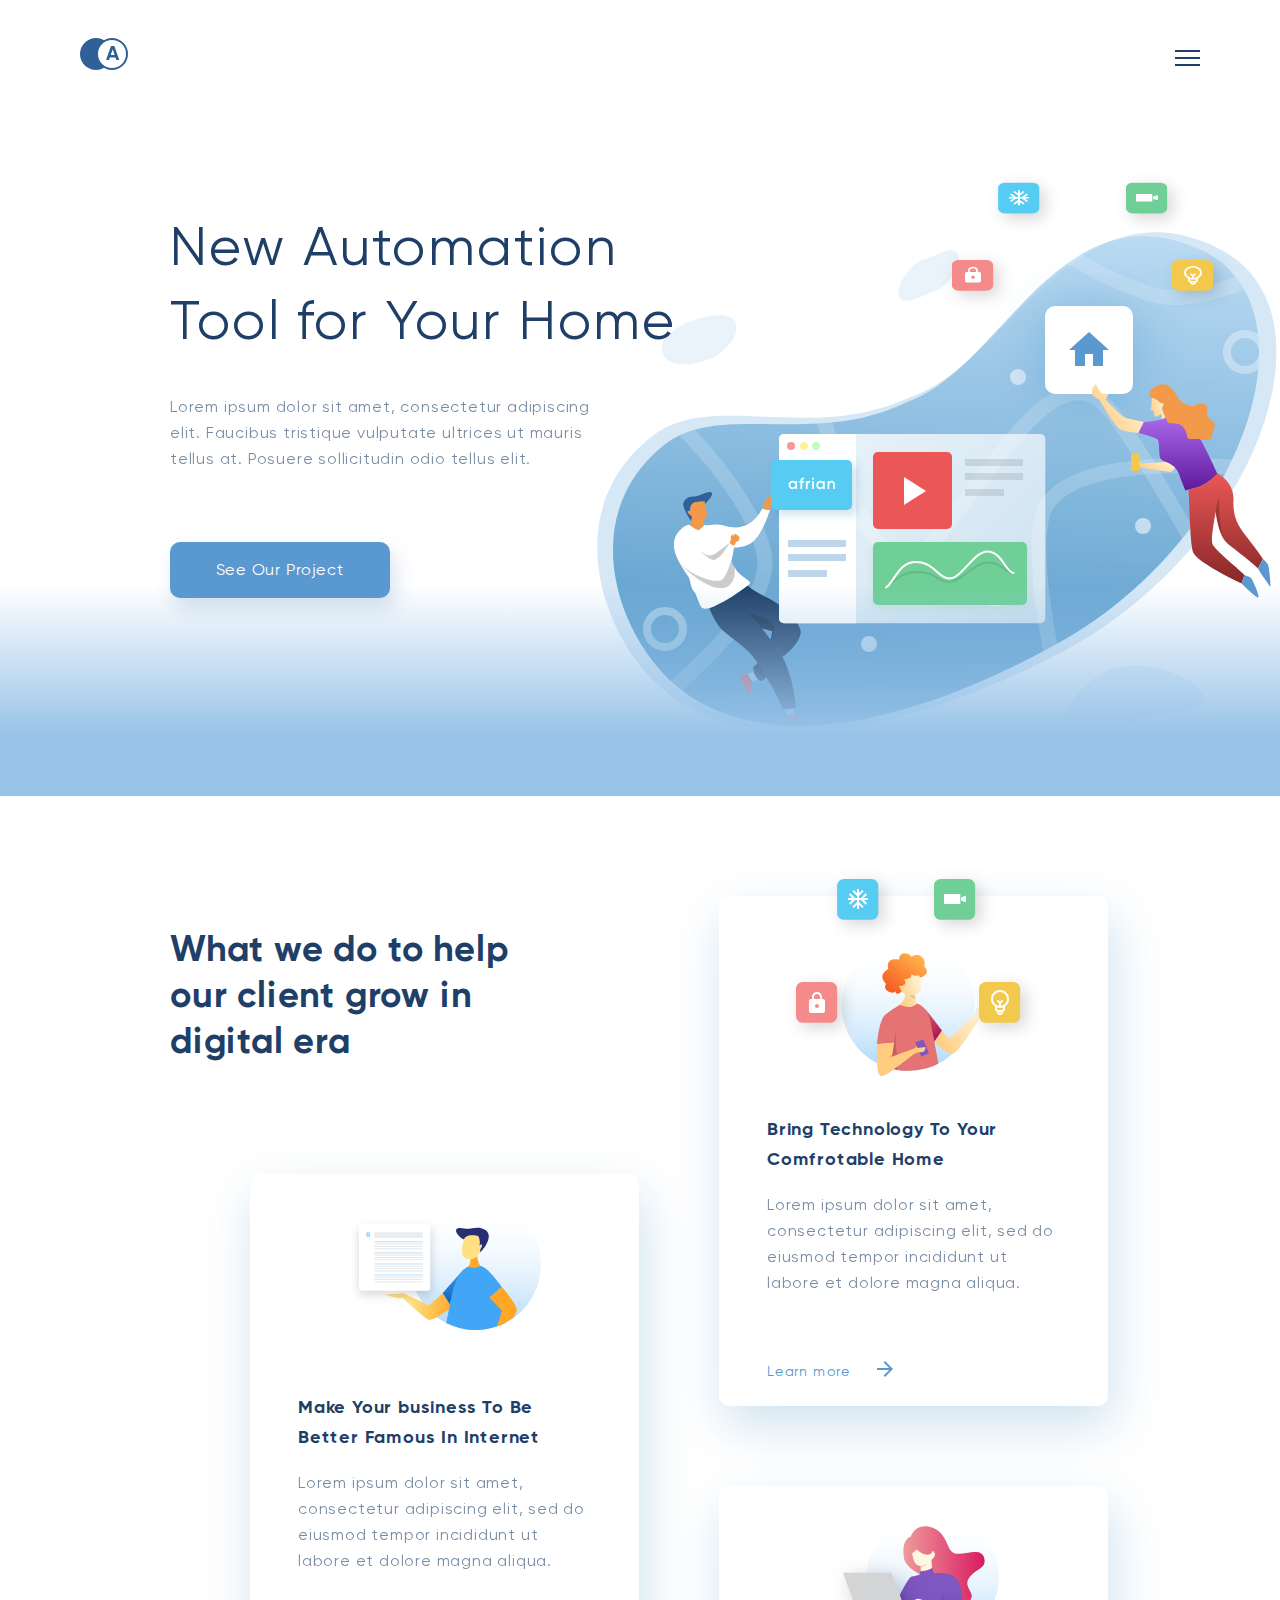
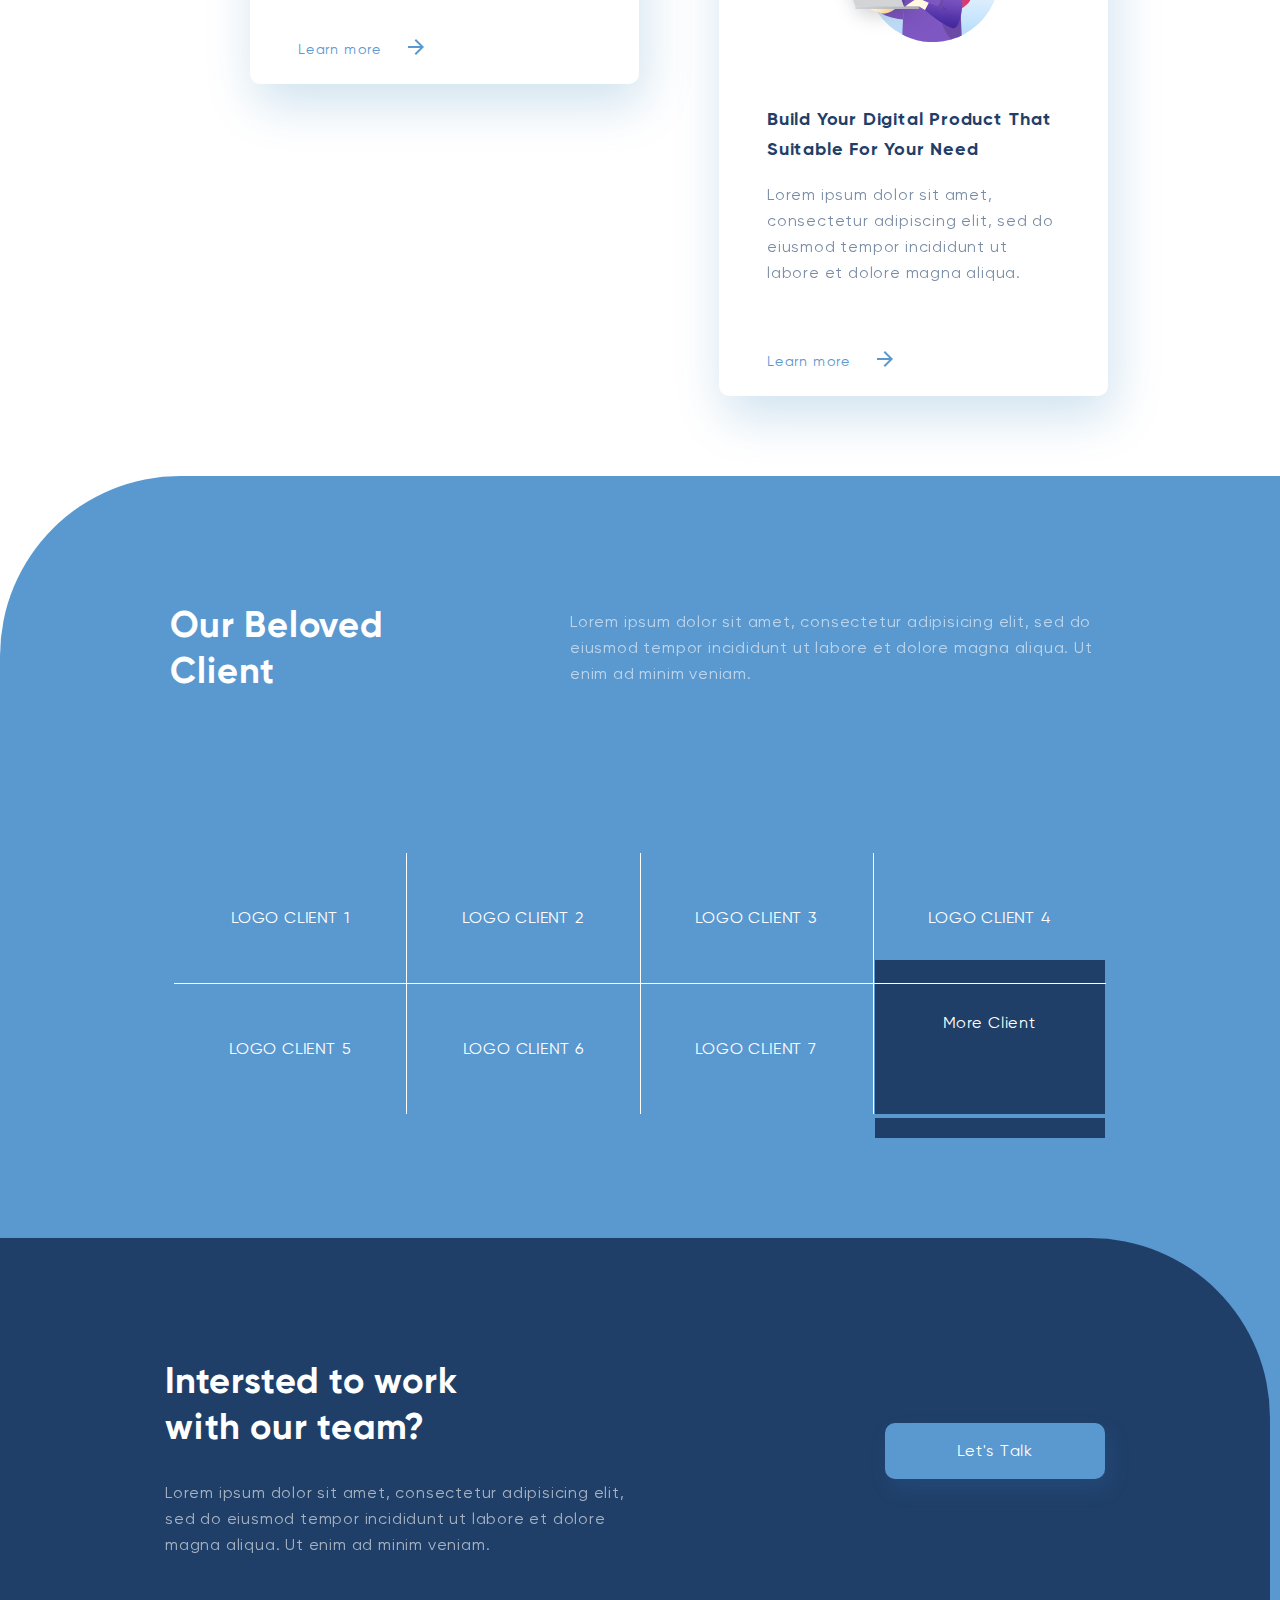
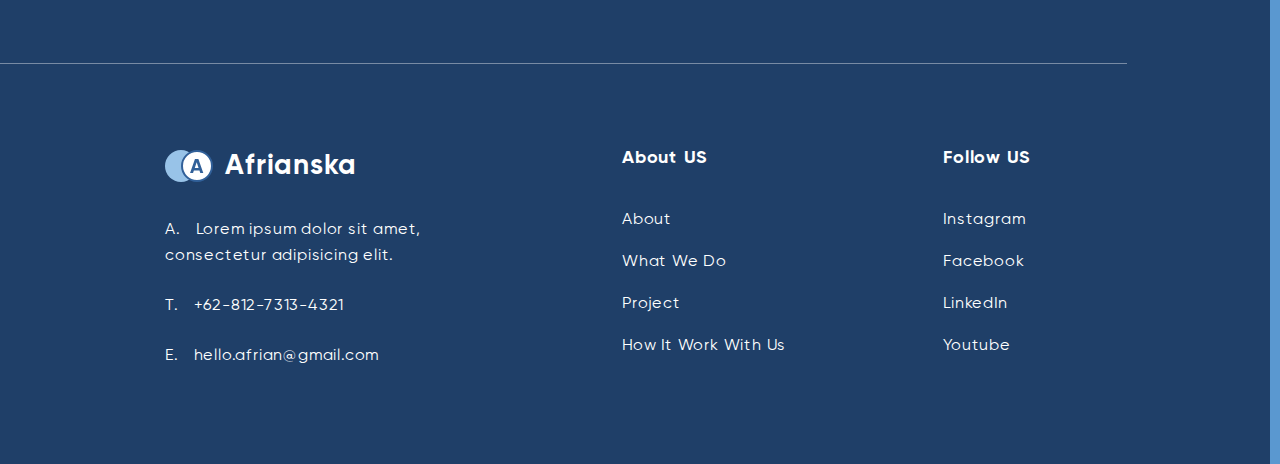
<file: public/index.html>
<!DOCTYPE html>
<html lang="en">

<head>
    <meta charset="UTF-8">
    <meta name="viewport" content="width=device-width, initial-scale=1.0">
    <meta http-equiv="X-UA-Compatible" content="ie=edge">
    <link rel="shortcut icon" type="image/x-icon" href="/favicon.ico">
    <link rel="stylesheet" href="css/main.min.css">
    <title>Homepage</title>
</head>

<body>
    <header>
        <div class="header header-container">
            <a class="logo" href="#">
                <img src="img/logo.svg" alt="">
            </a>
            <div class="menu-toggle">
                <span></span>
                <span></span>
                <span></span>
            </div>
        </div>
        <div class="header__dropdown">
            <a class="header-dropdown__link" href="#">About</a>
            <a class="header-dropdown__link"  href="#">What We Do</a>
            <a class="header-dropdown__link" href="#">Projects</a>
            <a class="header-dropdown__link" href="#">How It Work With Us</a>
        </div>
    </header>
    <main>
        <section class="main-information">
            <div class="main-information-content">
                <div class="page-container">
                    <div class="main-information__about">
                        <h1>New Automation Tool for Your Home</h1>
                            <p>Lorem ipsum dolor sit amet, consectetur adipiscing elit. Faucibus tristique vulputate
                                ultrices ut mauris tellus at. Posuere sollicitudin odio tellus elit.</p>
                            <a class="btn" href="#">See Our Project</a>
                    </div>
                </div>
            </div>
        </section>
        <section class="advantages">
            <div class="page-container">
                <div class="advantages-content">
                    <div class="advantages__item">
                        <h2>What we do to help our client grow in digital era</h2>
                    </div>
                    <div class="advantages__item advantages__item_block">
                        <div class="advantages-item__img advantages-item__img_absolute">
                            <img src="img/third.svg" alt="">
                        </div>
                        <div class="advantages-item__text">
                            <h3>Bring Technology To Your
                                Comfrotable Home</h3>
                            <p>Lorem ipsum dolor sit amet, consectetur adipiscing elit, sed do eiusmod tempor incididunt
                                ut labore et dolore magna aliqua. </p>
                            <a class="more-info" href="#">Learn more</a>
                        </div>
                    </div>
                    <div class="advantages__item advantages__item_block">
                        <div class="advantages-item__img">
                            <img src="img/first.svg" alt="">
                        </div>
                        <div class="advantages-item__text">
                            <h3>Make Your business To Be
                                Better Famous In Internet</h3>
                            <p>Lorem ipsum dolor sit amet, consectetur adipiscing elit, sed do eiusmod tempor incididunt
                                ut labore et dolore magna aliqua. </p>
                            <a class="more-info" href="#">Learn more</a>
                        </div>
                    </div>
                    <div class="advantages__item advantages__item_block">
                        <div class="advantages-item__img">
                            <img src="img/second.svg" alt="">
                        </div>
                        <div class="advantages-item__text">
                            <h3>Build Your Digital Product
                                That Suitable For Your Need</h3>
                            <p>Lorem ipsum dolor sit amet, consectetur adipiscing elit, sed do eiusmod tempor incididunt
                                ut labore et dolore magna aliqua. </p>
                            <a class="more-info" href="#">Learn more</a>
                        </div>
                    </div>
                </div>
            </div>
        </section>
        <section class="clients">
            <div class="page-container">
                <div class="clients__about">
                    <h2>Our Beloved <br> Client</h2>
                    <p>Lorem ipsum dolor sit amet, consectetur adipisicing elit, sed do eiusmod tempor incididunt ut
                        labore et dolore magna aliqua. Ut enim ad minim veniam.</p>
                </div>
                <table class="clients__table">
                    <tr>
                        <td>LOGO CLIENT 1</td>
                        <td>LOGO CLIENT 2</td>
                        <td>LOGO CLIENT 3</td>
                        <td>LOGO CLIENT 4</td>
                    </tr>
                    <tr>
                        <td>LOGO CLIENT 5</td>
                        <td>LOGO CLIENT 6</td>
                        <td>LOGO CLIENT 7</td>
                        <td><a class="table__link" href="#">More Client</a></td>
                    </tr>
                </table>
            </div>
        </section>
    </main>
    <footer>
        <div class="footer-wrap">
            <div class="page-container">
                <div class="footer__work">
                    <div class="footer-work__about">
                        <h2>Intersted to work <br> with our team?</h2>
                        <p>Lorem ipsum dolor sit amet, consectetur adipisicing elit, sed do eiusmod tempor incididunt ut
                            labore et dolore magna aliqua. Ut enim ad minim veniam.</p>
                    </div>
                    <a class="btn popup-btn" href="#">Let's Talk</a>
                </div>
                <div class="footer__main">
                    <div class="footer-main__contacts">
                        <a href=""><h3 class="footer-main-contacts__tittle">Afrianska</h3></a>
                        <ol class="footer-main-contacts__content">
                            <li>Lorem ipsum dolor sit amet, consectetur adipisicing elit.</li>
                            <li><a href="tel:+6281273134321">+62-812-7313-4321</a></li>
                            <li><a href="mailto:hello.afrian@gmail.com">hello.afrian@gmail.com</a></li>
                        </ol>
                    </div>
                    <div class="footer-main__about-us">
                        <h3>About US</h3>
                        <a class="footer__link" href="">About</a>
                        <a class="footer__link" href="">What We Do</a>
                        <a class="footer__link" href="">Project</a>
                        <a class="footer__link" href="">How It Work With Us</a>
                    </div>
                    <div class="footer-main__follow-us">
                        <h3>Follow US</h3>
                        <a class="footer__link" href="">Instagram</a>
                        <a class="footer__link" href="">Facebook</a>
                        <a class="footer__link" href="">LinkedIn</a>
                        <a class="footer__link" href="">Youtube</a>
                    </div>
                </div>
            </div>
        </div>
    </footer>
    <div class="popup-form">
        <div class="ajax-content">
            <button class="modal_content_close" type="button" title="Закрыть">Закрыть</button>
            <h3>Send us message</h3>
            <form class="ajax-form" action="form.html" method="GET">
                <label>
                    <p>Full Name</p>
                    <input type="text" class="name-field" name="name" placeholder="Your Name">
                </label>
                <label>
                    <p>Email</p>
                    <input type="text" class="email-field" name="email" placeholder="Email">
                </label>
                <label>
                    <p>Message</p>
                    <textarea class="message-area" placeholder="Your Message"></textarea>
                </label>
                <button class="btn submit-btn" type="submit">Submit</button>
            </form>
        </div>
    </div>
    <div class="ajax-notify">
        <div class="ajax-notify__content">

        </div>
    </div>
    <script src="js/vendors.min.js"></script>
    <script src="js/script.min.js"></script>
</body>

</html>
</file>
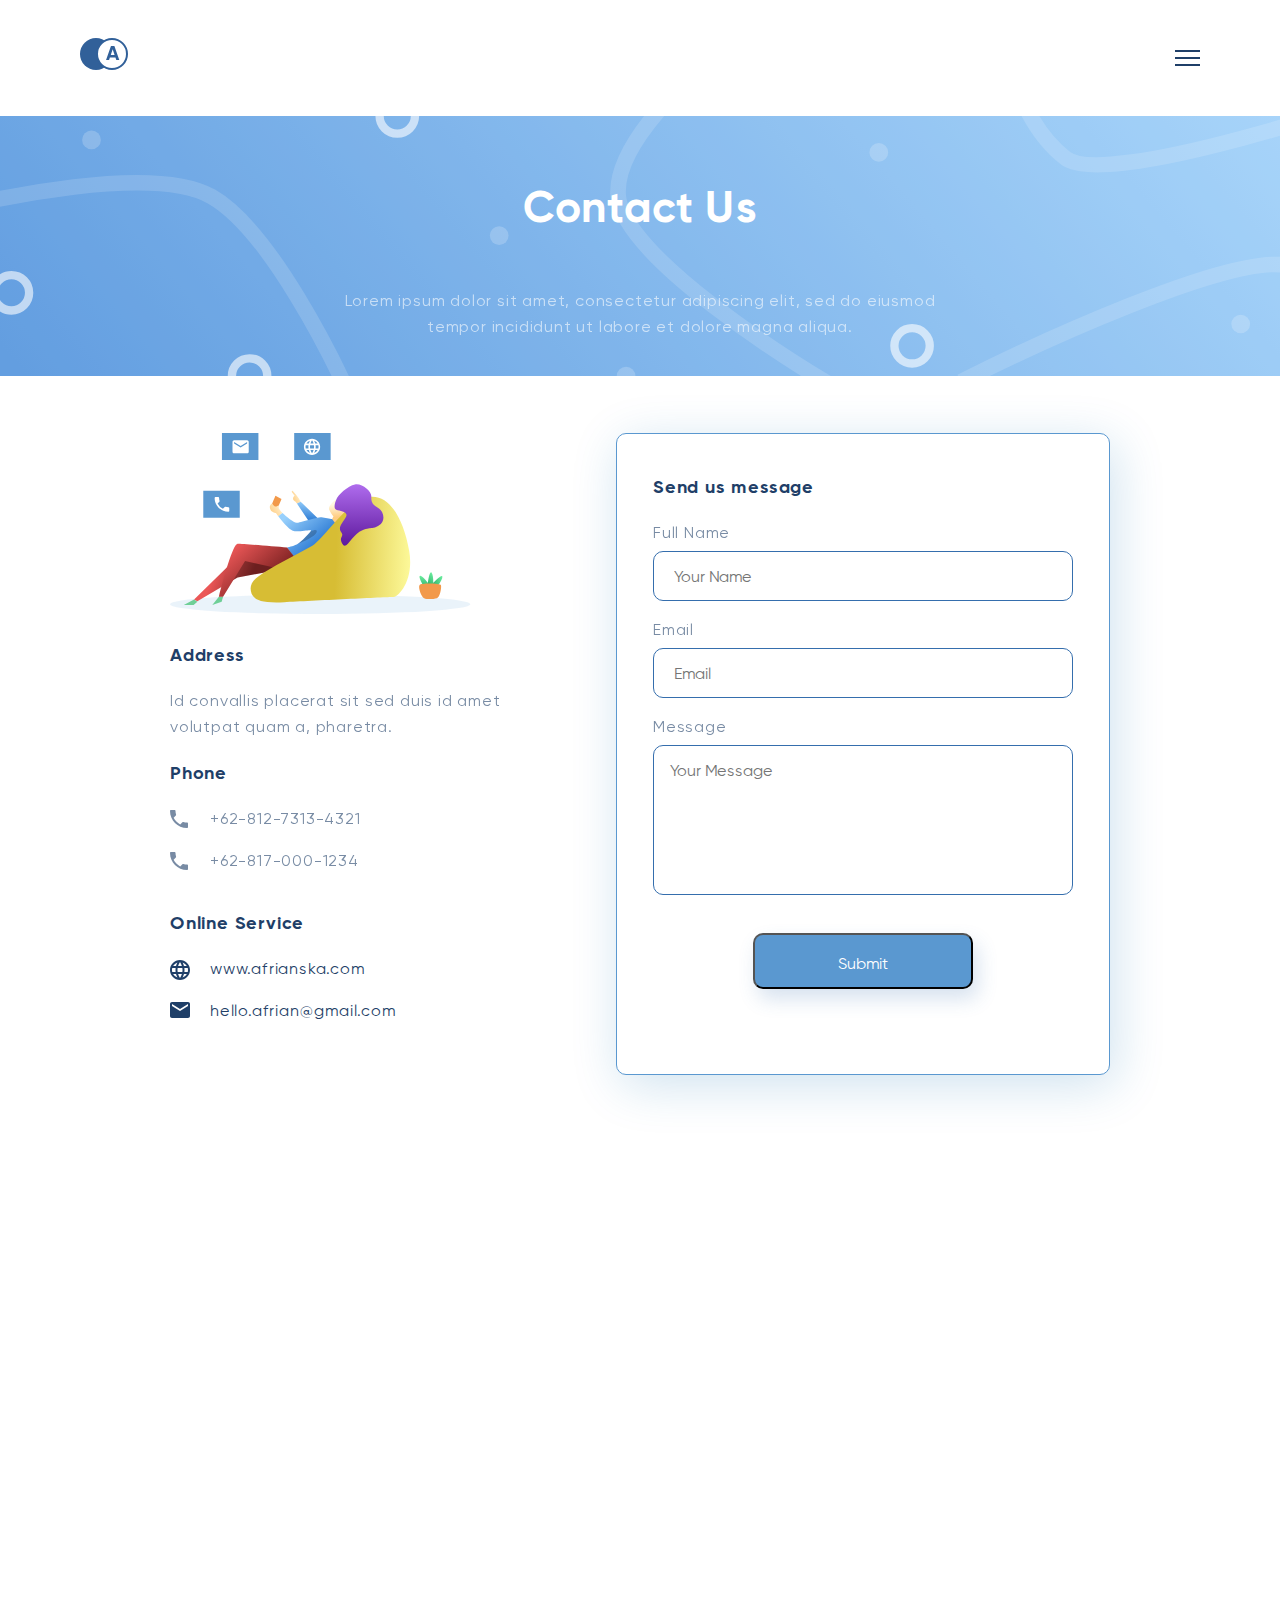
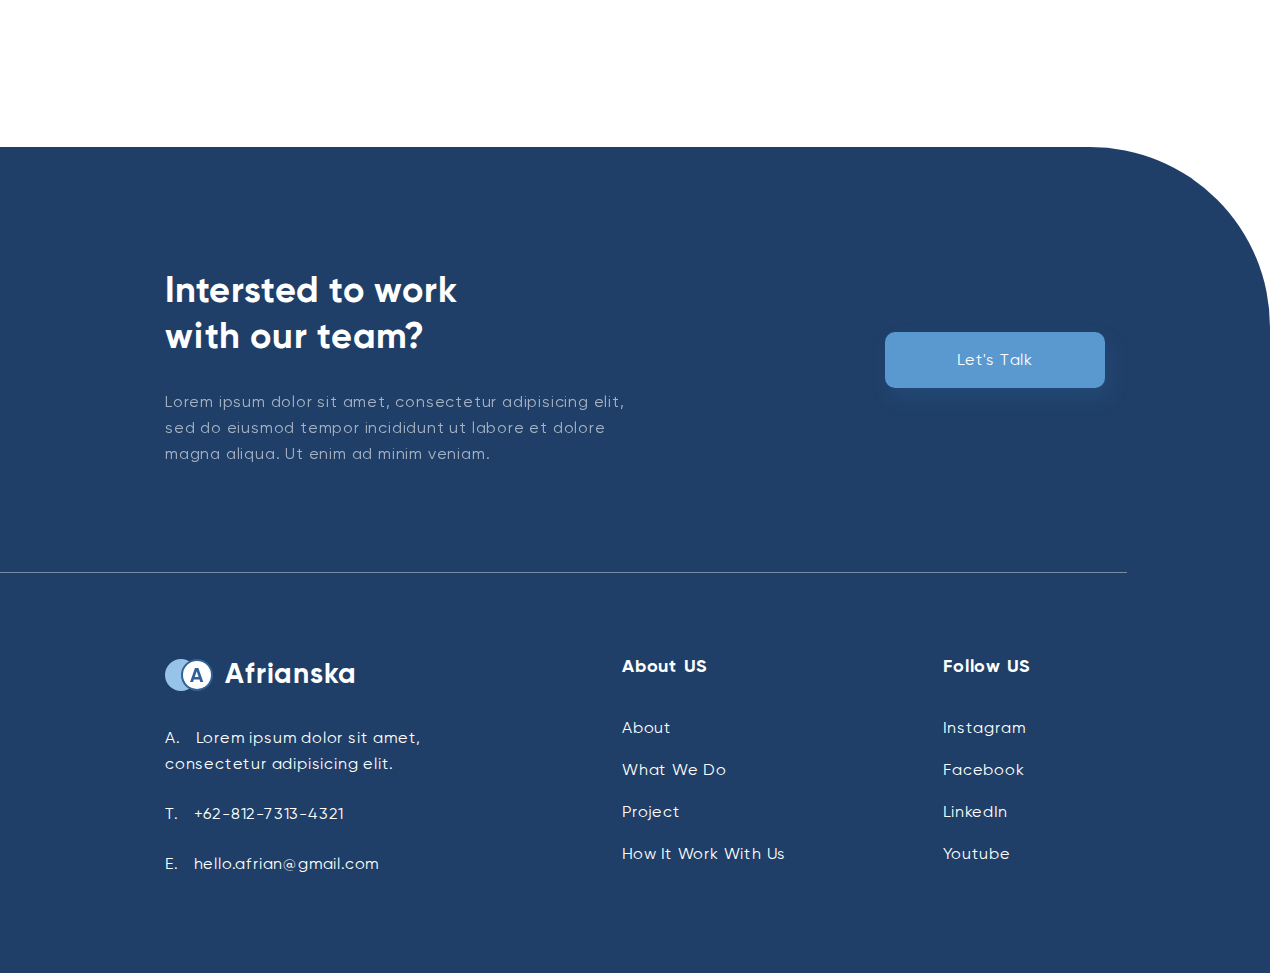
<file: public/contacts.html>
<!DOCTYPE html>
<html lang="en">
<head>
    <meta charset="UTF-8">
    <meta name="viewport" content="width=device-width, initial-scale=1.0">
    <meta http-equiv="X-UA-Compatible" content="ie=edge">
    <link rel="shortcut icon" type="image/x-icon" href="/favicon.ico">
    <link rel="stylesheet" href="css/main.min.css">
    <title>Contact Us</title>
</head>
<body>
    <header>
        <div class="header header-container">
            <a class="logo" href="#">
                <img src="img/logo.svg" alt="">
            </a>
            <div class="menu-toggle">
                <span></span>
                <span></span>
                <span></span>
            </div>
        </div>
        <div class="header__dropdown">
            <a class="header-dropdown__link" href="#">About</a>
            <a class="header-dropdown__link"  href="#">What We Do</a>
            <a class="header-dropdown__link" href="#">Project</a>
            <a class="header-dropdown__link" href="#">How It Work With Us</a>
        </div>
    </header>
    <main>
        <section class="contacts-index">
            <h3 class="contacts-index__tittle">Contact Us</h3>
            <p class="small-tittle">Lorem ipsum dolor sit amet, consectetur adipiscing elit, sed do eiusmod <br> tempor incididunt ut labore et dolore magna aliqua. </p>
        </section>
        <div class="page-container">
            <section class="contacts-main">
                <div class="contacts-main__wrap">
                    <div class="contacts-main__img">
                        <img src="img/group.svg" alt="">
                    </div>
                    <div class="contacts-main__address">
                        <h3>Address</h3>
                        <p>Id convallis placerat sit sed duis id amet volutpat quam a, pharetra.</p>
                    </div>
                    <div class="contacts-main__phone">
                        <h3>Phone</h3>
                        <p class="phone-item">+62-812-7313-4321</p>
                        <p class="phone-item">+62-817-000-1234</p>
                    </div>
                    <div class="contacts-main__service">
                        <h3>Online Service</h3>
                        <a class="site-link" href="#" target="_blank">www.afrianska.com</a>
                        <a class="email-link" href="mailto:hello.afrian@gmail.com">hello.afrian@gmail.com</a>
                    </div>
                </div>
                <div class="contacts-message">
                    <div class="ajax-content contacts-form">
                        <h3>Send us message</h3>
                        <form class="ajax-form" action="form.html" method="GET">
                            <label>
                                <p>Full Name</p>
                                <input type="text" class="name-field" name="name" placeholder="Your Name">
                            </label>
                            <label>
                                <p>Email</p>
                                <input type="text" class="email-field" name="email" placeholder="Email">
                            </label>
                            <label>
                                <p>Message</p>
                                <textarea class="message-area" placeholder="Your Message"></textarea>
                            </label>
                            <button class="btn submit-btn" type="submit">Submit</button>
                        </form>
                    </div>
                </div>
            </section>
            <section class="map">
                <iframe src="https://www.google.com/maps/embed?pb=!1m18!1m12!1m3!1d15527.357967625378!2d-75.7085508171114!3d45.42214027884497!2m3!1f0!2f0!3f0!3m2!1i1024!2i768!4f13.1!3m3!1m2!1s0x4cce0454df1486d5%3A0xe7c9d0e5e1749e06!2zVmFuZ3VhcmQgQnVpbGRpbmcsIDE3MSBTbGF0ZXIgU3QuLCBPdHRhd2EsIE9OLCDQmtCw0L3QsNC00LA!5e0!3m2!1sru!2sru!4v1586952081889!5m2!1sru!2sru" allowfullscreen="" aria-hidden="false" tabindex="0"></iframe>
            </section>
        </div>
    </main>
    <footer class="footer__contacts">
        <div class="footer-wrap">
            <div class="page-container">
                <div class="footer__work">
                    <div class="footer-work__about">
                        <h2>Intersted to work <br> with our team?</h2>
                        <p>Lorem ipsum dolor sit amet, consectetur adipisicing elit, sed do eiusmod tempor incididunt ut
                            labore et dolore magna aliqua. Ut enim ad minim veniam.</p>
                    </div>
                    <a class="btn popup-btn" href="#">Let's Talk</a>
                </div>
                <div class="footer__main">
                    <div class="footer-main__contacts">
                        <a href=""><h3 class="footer-main-contacts__tittle">Afrianska</h3></a>
                        <ol class="footer-main-contacts__content">
                            <li>Lorem ipsum dolor sit amet, consectetur adipisicing elit.</li>
                            <li><a href="tel:+6281273134321">+62-812-7313-4321</a></li>
                            <li><a href="mailto:hello.afrian@gmail.com">hello.afrian@gmail.com</a></li>
                        </ol>
                    </div>
                    <div class="footer-main__about-us">
                        <h3>About US</h3>
                        <a class="footer__link" href="">About</a>
                        <a class="footer__link" href="">What We Do</a>
                        <a class="footer__link" href="">Project</a>
                        <a class="footer__link" href="">How It Work With Us</a>
                    </div>
                    <div class="footer-main__follow-us">
                        <h3>Follow US</h3>
                        <a class="footer__link" href="">Instagram</a>
                        <a class="footer__link" href="">Facebook</a>
                        <a class="footer__link" href="">LinkedIn</a>
                        <a class="footer__link" href="">Youtube</a>
                    </div>
                </div>
            </div>
        </div>
    </footer>
    <div class="popup-form">
        <div class="ajax-content">
            <button class="modal_content_close" type="button" title="Закрыть">Закрыть</button>
            <h3>Send us message</h3>
            <form class="ajax-form" action="form.html" method="GET">
                <label>
                    <p>Full Name</p>
                    <input type="text" class="name-field" name="name" placeholder="Your Name">
                </label>
                <label>
                    <p>Email</p>
                    <input type="text" class="email-field" name="email" placeholder="Email">
                </label>
                <label>
                    <p>Message</p>
                    <textarea class="message-area" placeholder="Your Message"></textarea>
                </label>
                <button class="btn submit-btn" type="submit">Submit</button>
            </form>
        </div>
    </div>
    <div class="ajax-notify">
        <div class="ajax-notify__content">

        </div>
    </div>
    <script src="js/vendors.min.js"></script>
    <script src="js/script.min.js"></script> 
</body>
</html>
</file>
